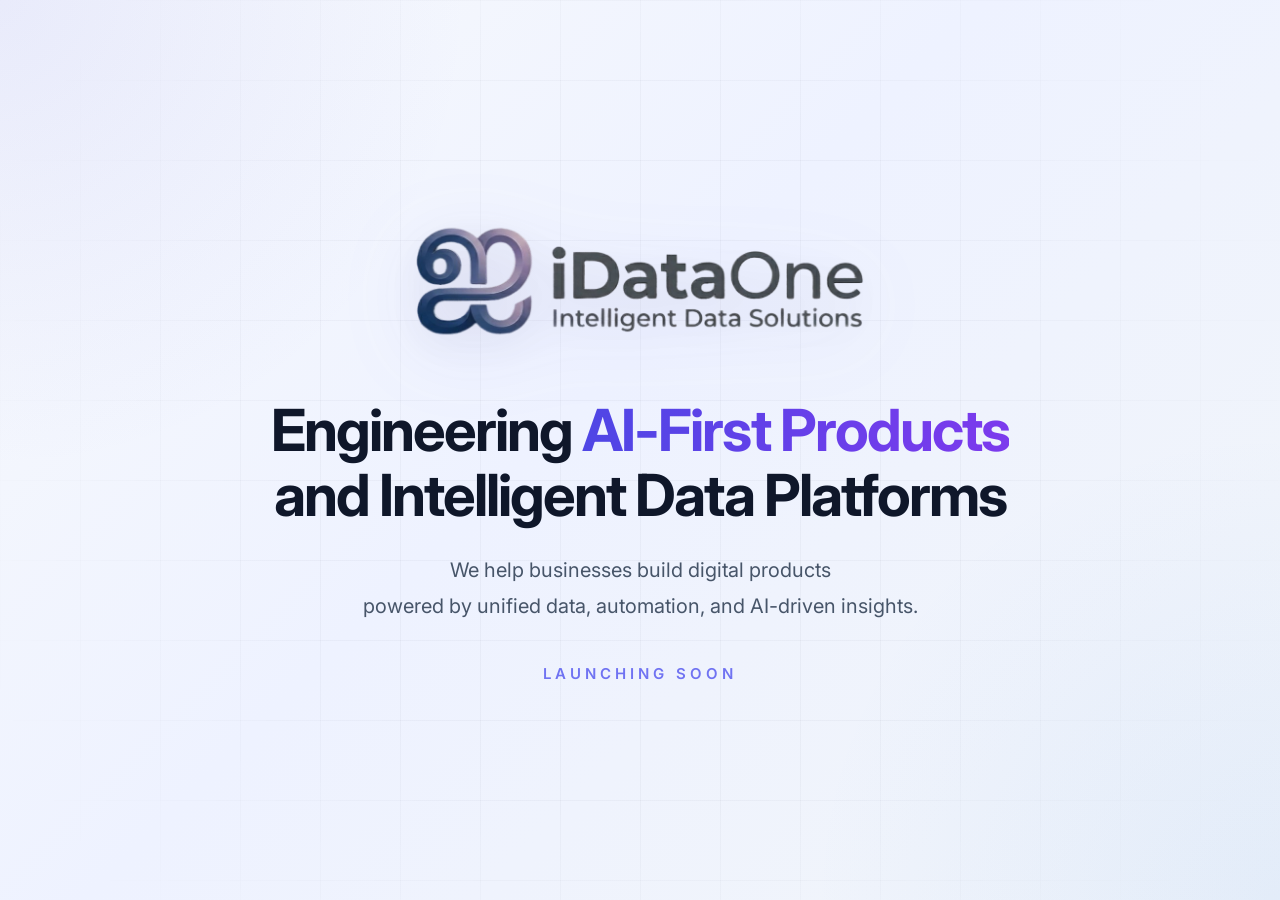
<file: index.html>
<!DOCTYPE html>
<html lang="en">
<head>
    <meta charset="UTF-8" />
    <meta name="viewport" content="width=device-width, initial-scale=1.0" />
<link rel="icon" type="image/png" href="favicon.png">
    <title>iDataOne</title>

    <link href="https://fonts.googleapis.com/css2?family=Inter:wght@300;400;500;600;700&display=swap" rel="stylesheet">
<link rel="icon" type="image/png" sizes="32x32" href="favicon-32x32.png">
<link rel="icon" type="image/png" sizes="16x16" href="favicon-16x16.png">
<link rel="apple-touch-icon" href="apple-touch-icon.png">
    <style>
        * {
            margin: 0;
            padding: 0;
            box-sizing: border-box;
        }

        body {
            font-family: 'Inter', sans-serif;
            min-height: 100vh;
            overflow: hidden;
            background:
                radial-gradient(circle at top left, rgba(99,102,241,0.10), transparent 30%),
                radial-gradient(circle at bottom right, rgba(59,130,246,0.08), transparent 30%),
                linear-gradient(135deg, #f8fafc 0%, #eef2ff 45%, #f1f5f9 100%);
            display: flex;
            align-items: center;
            justify-content: center;
            position: relative;
        }

        /* Subtle Grid */
        body::before {
            content: "";
            position: absolute;
            inset: 0;
            background-image:
                linear-gradient(rgba(15,23,42,0.03) 1px, transparent 1px),
                linear-gradient(90deg, rgba(15,23,42,0.03) 1px, transparent 1px);
            background-size: 80px 80px;
            mask-image: radial-gradient(circle at center, black 45%, transparent 90%);
            z-index: 0;
        }

        .container {
            position: relative;
            z-index: 2;
            text-align: center;
            max-width: 1200px;
            padding: 40px;
        }

        .logo {
            width: 450px;
    max-width: 90%;
            margin-bottom: 45px;
            animation: float 5s ease-in-out infinite;
            filter:
                drop-shadow(0px 15px 40px rgba(99,102,241,0.12))
                drop-shadow(0px 10px 20px rgba(0,0,0,0.06));
        }

        h1 {
            font-size: 58px;
            line-height: 1.12;
            letter-spacing: -2px;
            font-weight: 700;
            margin-bottom: 24px;
            color: #0f172a;
        }

        .highlight {
            background: linear-gradient(90deg, #4f46e5, #7c3aed);
            -webkit-background-clip: text;
            -webkit-text-fill-color: transparent;
        }

        p {
            max-width: 920px;
            margin: auto;
            font-size: 20px;
            line-height: 1.8;
            color: #475569;
            font-weight: 400;
        }
.launching {
    margin-top: 40px;
    font-size: 15px;
    font-weight: 600;
    letter-spacing: 4px;
    text-transform: uppercase;
    color: #6366f1;
    opacity: 0.9;
}
        @keyframes float {
            0% {
                transform: translateY(0px);
            }
            50% {
                transform: translateY(-8px);
            }
            100% {
                transform: translateY(0px);
            }
        }

        /* Mobile Responsive */
        @media (max-width: 768px) {

            body {
                padding: 20px;
            }

            .logo {
                width: 100%;
                margin-bottom: 30px;
            }

            h1 {
                font-size: 38px;
                line-height: 1.2;
            }

            p {
                font-size: 17px;
                line-height: 1.7;
            }
        }
    </style>
</head>

<body>

    <div class="container">

        <img 
            src="iDataOneLogoNoBG.png"
            alt="iDataOne Logo"
            class="logo"
        >

        <h1>
            Engineering <span class="highlight">AI-First Products</span><br>
            and Intelligent Data Platforms
        </h1>

      <p>
            We help businesses build digital products <br>powered by unified data, 
            automation, and AI-driven insights.
        </p>
<p> 
</p>
        <div class="launching">
    Launching Soon
</div>
    </div>

</body>
</html>
</file>
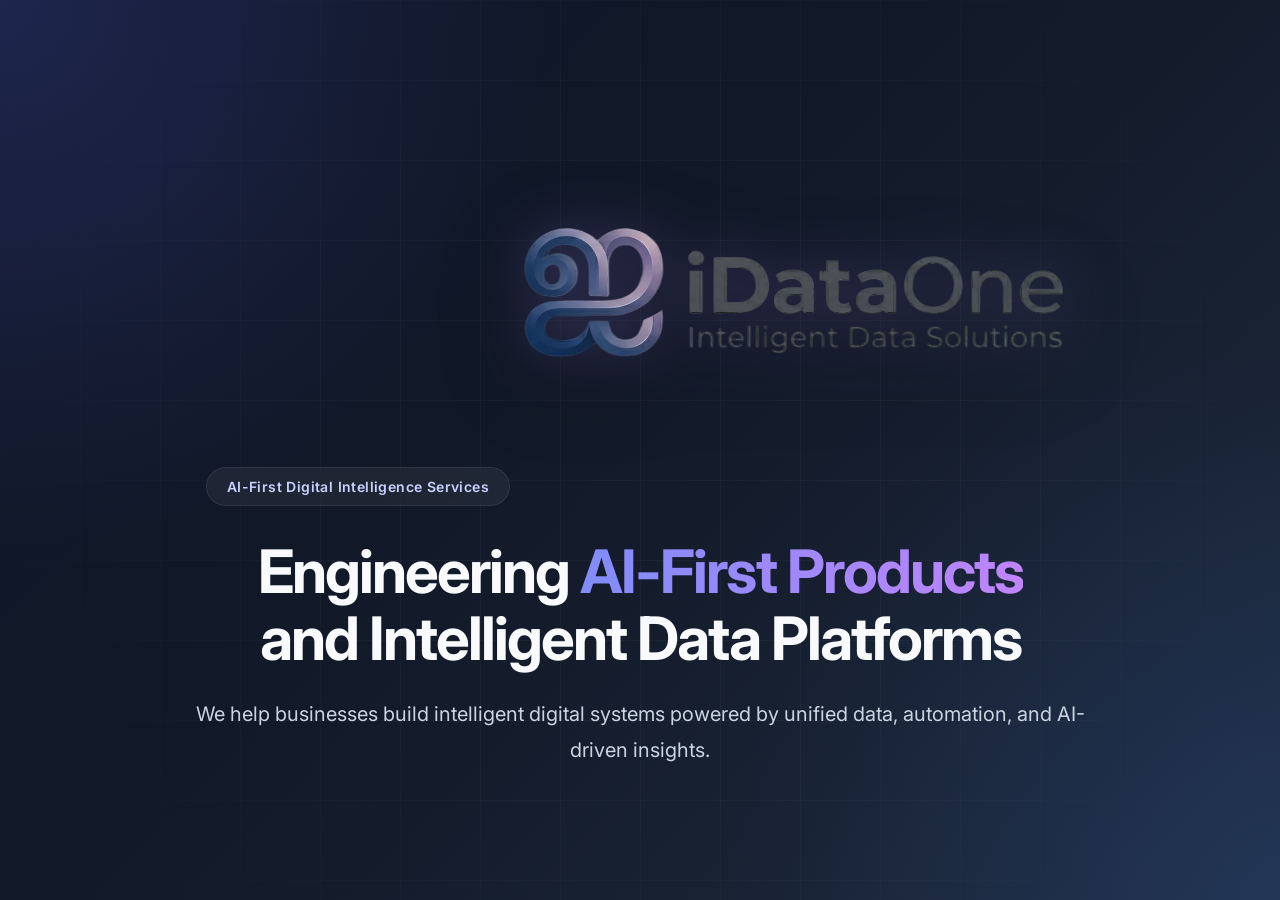
<file: preview.html>
<!DOCTYPE html>
<html lang="en">
<head>
    <meta charset="UTF-8" />
    <meta name="viewport" content="width=device-width, initial-scale=1.0" />
    <title>iDataOne</title>

    <link href="https://fonts.googleapis.com/css2?family=Inter:wght@300;400;500;600;700&display=swap" rel="stylesheet">

    <style>
        * {
            margin: 0;
            padding: 0;
            box-sizing: border-box;
        }

        body {
            font-family: 'Inter', sans-serif;
            height: 100vh;
            overflow: hidden;
            background:
                radial-gradient(circle at top left, rgba(99,102,241,0.18), transparent 35%),
                radial-gradient(circle at bottom right, rgba(59,130,246,0.15), transparent 35%),
                linear-gradient(135deg, #0f172a 0%, #111827 40%, #1e293b 100%);
            display: flex;
            align-items: center;
            justify-content: center;
            position: relative;
            color: white;
        }

        /* subtle grid */
        body::before {
            content: "";
            position: absolute;
            inset: 0;
            background-image:
                linear-gradient(rgba(255,255,255,0.03) 1px, transparent 1px),
                linear-gradient(90deg, rgba(255,255,255,0.03) 1px, transparent 1px);
            background-size: 80px 80px;
            mask-image: radial-gradient(circle at center, black 40%, transparent 90%);
            z-index: 0;
        }

        .container {
            position: relative;
            z-index: 2;
            text-align: center;
            max-width: 1100px;
            padding: 40px;
        }

        .badge {
            display: inline-block;
            padding: 10px 20px;
            border-radius: 999px;
            background: rgba(255,255,255,0.06);
            border: 1px solid rgba(255,255,255,0.08);
            backdrop-filter: blur(10px);
            color: #c7d2fe;
            font-size: 14px;
            font-weight: 600;
            letter-spacing: 0.4px;
            margin-bottom: 32px;
        }

        .logo {
            width: 560px;
            max-width: 92%;
            margin-bottom: 40px;
            animation: float 5s ease-in-out infinite;
            filter:
                drop-shadow(0px 0px 25px rgba(167,139,250,0.25))
                drop-shadow(0px 20px 40px rgba(0,0,0,0.35));
        }

        h1 {
            font-size: 60px;
            line-height: 1.12;
            letter-spacing: -2px;
            font-weight: 700;
            margin-bottom: 24px;
            color: #f8fafc;
        }

        .highlight {
            background: linear-gradient(90deg, #818cf8, #c084fc);
            -webkit-background-clip: text;
            -webkit-text-fill-color: transparent;
        }

        p {
            max-width: 900px;
            margin: auto;
            font-size: 20px;
            line-height: 1.8;
            color: #cbd5e1;
            font-weight: 400;
        }

        @keyframes float {
            0% {
                transform: translateY(0px);
            }
            50% {
                transform: translateY(-10px);
            }
            100% {
                transform: translateY(0px);
            }
        }

        /* Responsive */
        @media (max-width: 768px) {

            body {
                padding: 20px;
            }

            .logo {
                width: 340px;
            }

            h1 {
                font-size: 40px;
                line-height: 1.2;
            }

            p {
                font-size: 17px;
                line-height: 1.7;
            }

            .badge {
                font-size: 13px;
                padding: 9px 16px;
            }
        }
    </style>
</head>

<body>

    <div class="container">

        <div class="badge">
            AI-First Digital Intelligence Services
        </div>

        <img 
            src="erasebg-transformed (1).png"
            alt="iDataOne Logo"
            class="logo"
        >

        <h1>
            Engineering <span class="highlight">AI-First Products</span><br>
            and Intelligent Data Platforms
        </h1>

        <p>
            We help businesses build intelligent digital systems powered by unified data, 
            automation, and AI-driven insights.
        </p>

    </div>

</body>
</html>
</file>
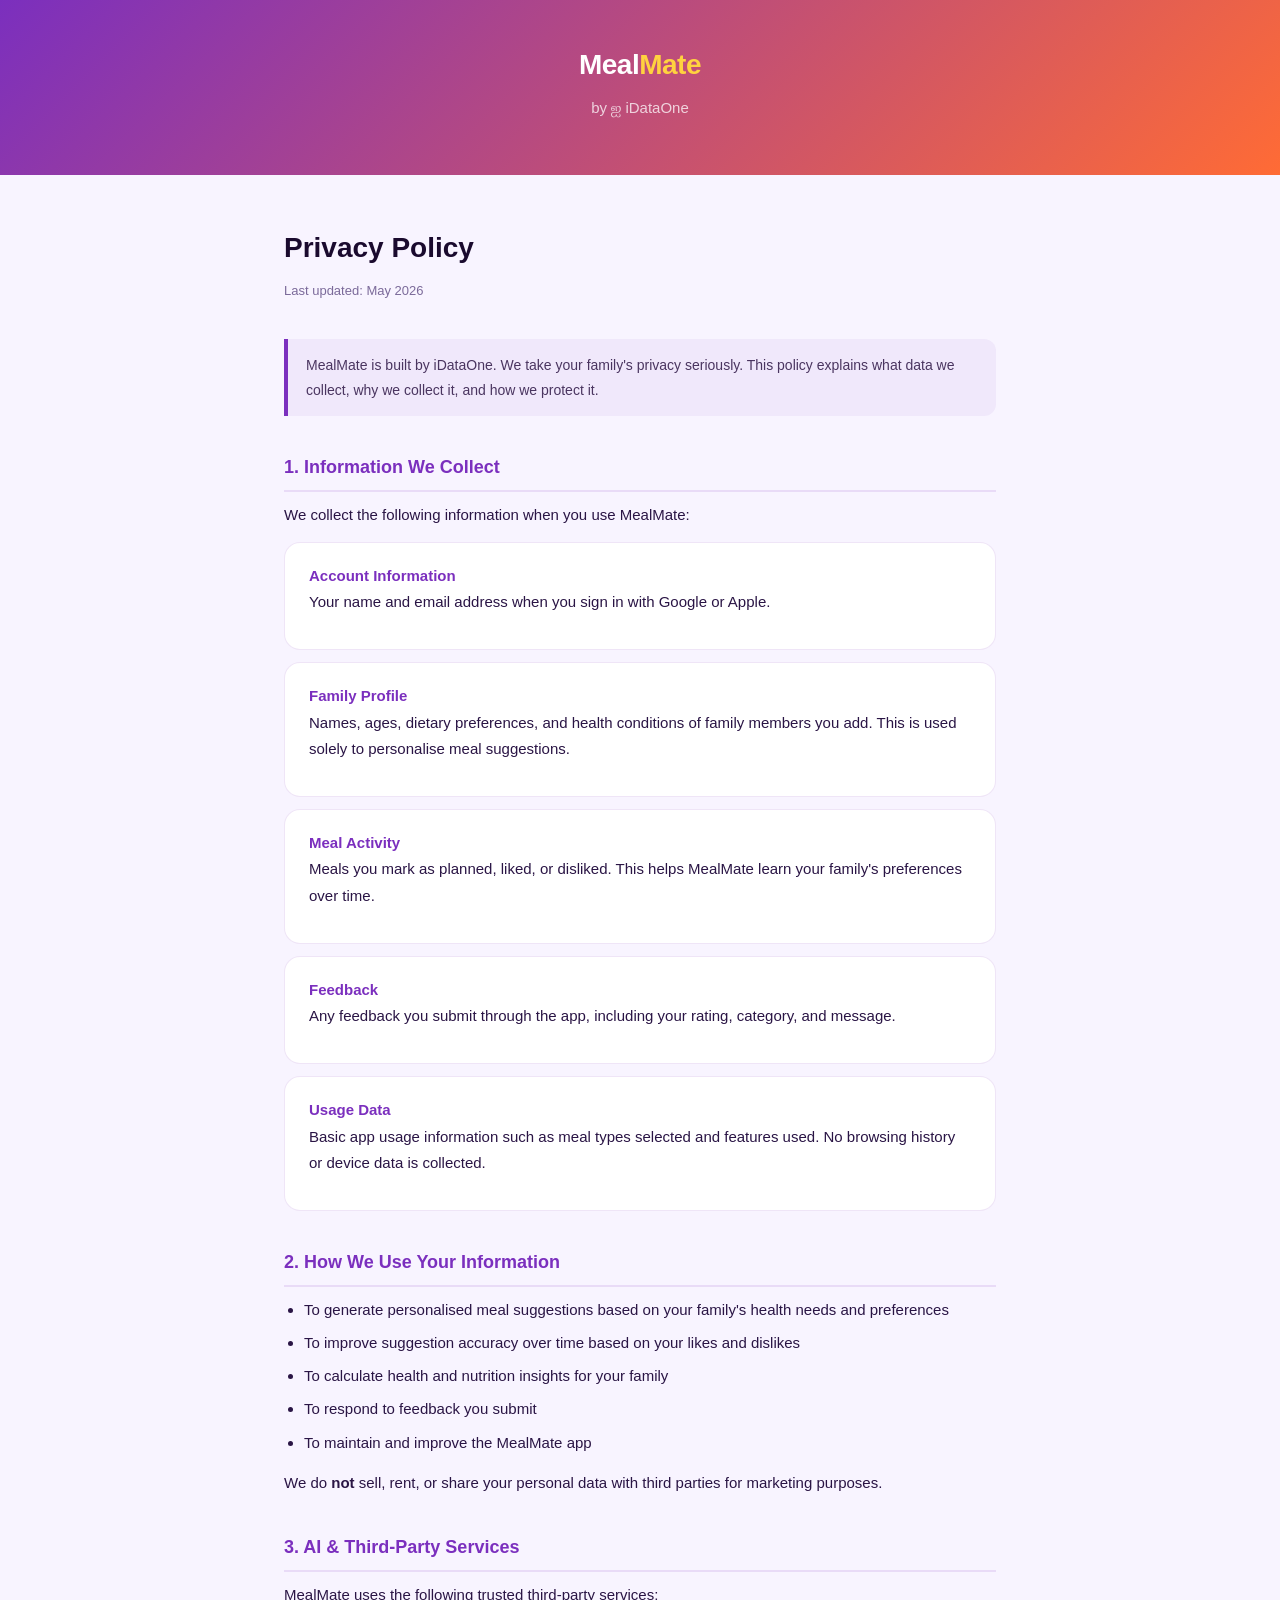
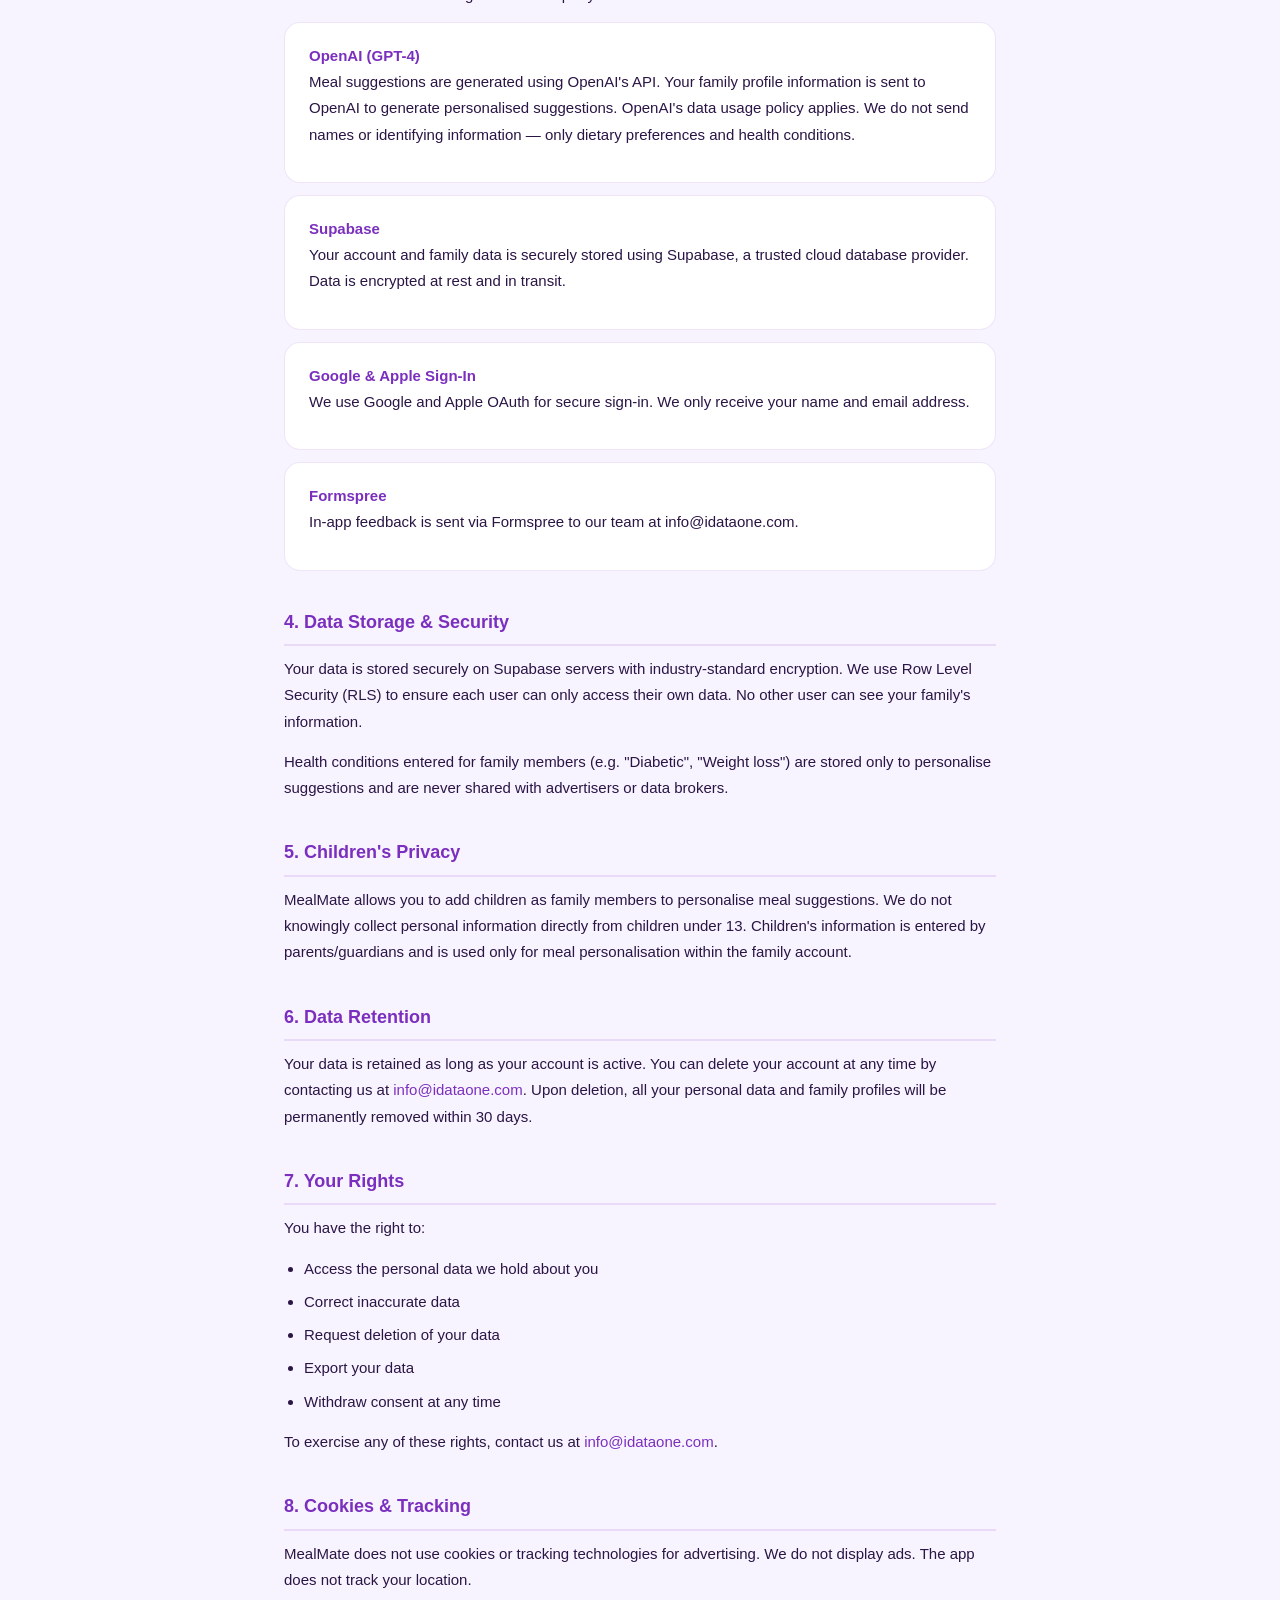
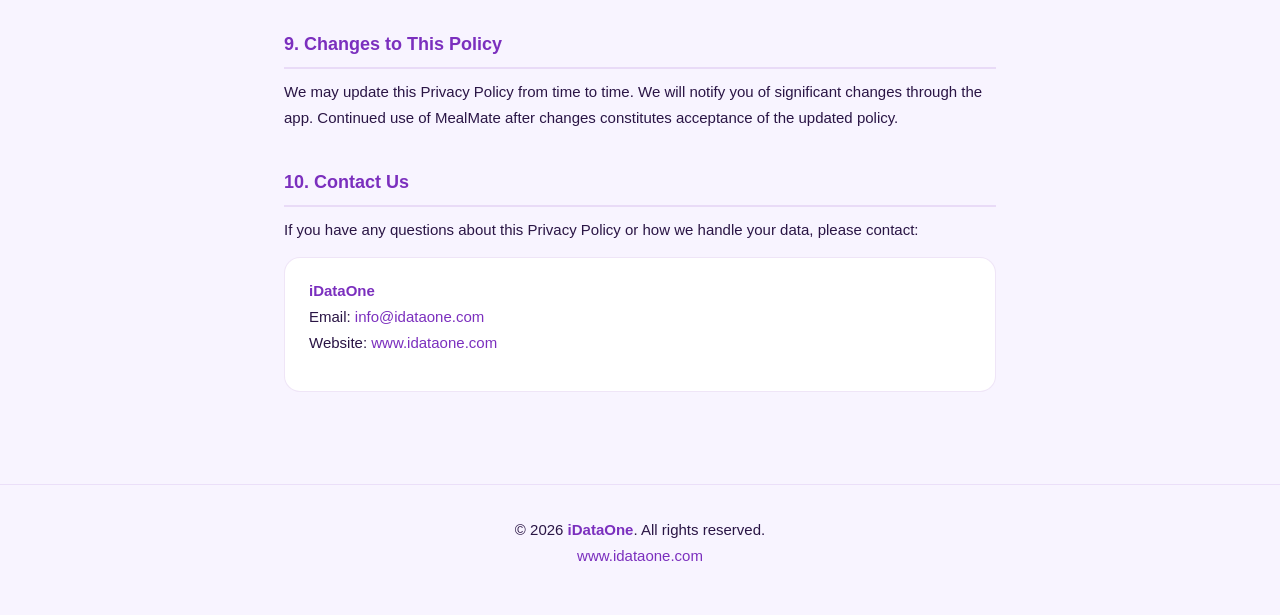
<file: privacy.html>
<!DOCTYPE html>
<html lang="en">
<head>
  <meta charset="UTF-8" />
  <meta name="viewport" content="width=device-width, initial-scale=1.0"/>
  <title>MealMate Privacy Policy – iDataOne</title>
  <style>
    * { margin: 0; padding: 0; box-sizing: border-box; }
    body {
      font-family: -apple-system, BlinkMacSystemFont, 'Segoe UI', Roboto, sans-serif;
      background: #F8F4FF;
      color: #1A0A2E;
      line-height: 1.75;
    }
    header {
      background: linear-gradient(135deg, #7B2FBE, #FF6B35);
      padding: 40px 24px;
      text-align: center;
    }
    header .logo { font-size: 28px; font-weight: 800; color: #fff; letter-spacing: -0.5px; }
    header .logo span { color: #FFD23F; }
    header p { color: rgba(255,255,255,0.75); margin-top: 6px; font-size: 15px; }
    main { max-width: 760px; margin: 0 auto; padding: 48px 24px 80px; }
    h1 { font-size: 28px; font-weight: 800; margin-bottom: 8px; color: #1A0A2E; }
    .updated { font-size: 13px; color: #7B6A9A; margin-bottom: 36px; }
    h2 {
      font-size: 18px; font-weight: 700; color: #7B2FBE;
      margin-top: 36px; margin-bottom: 10px;
      padding-bottom: 6px;
      border-bottom: 2px solid rgba(123,47,190,0.12);
    }
    p { margin-bottom: 14px; font-size: 15px; color: #2A1545; }
    ul { margin: 0 0 14px 20px; }
    ul li { margin-bottom: 7px; font-size: 15px; color: #2A1545; }
    .card {
      background: #fff;
      border-radius: 16px;
      padding: 20px 24px;
      margin-bottom: 12px;
      border: 1px solid rgba(123,47,190,0.12);
    }
    .card strong { color: #7B2FBE; }
    .highlight {
      background: rgba(123,47,190,0.06);
      border-left: 4px solid #7B2FBE;
      border-radius: 0 12px 12px 0;
      padding: 14px 18px;
      margin: 20px 0;
      font-size: 14px;
      color: #4A3560;
    }
    a { color: #7B2FBE; text-decoration: none; }
    a:hover { text-decoration: underline; }
    footer {
      text-align: center;
      padding: 32px 24px;
      font-size: 13px;
      color: #7B6A9A;
      border-top: 1px solid rgba(123,47,190,0.1);
    }
    footer strong { color: #7B2FBE; }
  </style>
</head>
<body>

<header>
  <div class="logo">Meal<span>Mate</span></div>
  <p>by ஐ iDataOne</p>
</header>

<main>
  <h1>Privacy Policy</h1>
  <p class="updated">Last updated: May 2026</p>

  <div class="highlight">
    MealMate is built by iDataOne. We take your family's privacy seriously. This policy explains what data we collect, why we collect it, and how we protect it.
  </div>

  <h2>1. Information We Collect</h2>
  <p>We collect the following information when you use MealMate:</p>
  <div class="card">
    <p><strong>Account Information</strong><br/>
    Your name and email address when you sign in with Google or Apple.</p>
  </div>
  <div class="card">
    <p><strong>Family Profile</strong><br/>
    Names, ages, dietary preferences, and health conditions of family members you add. This is used solely to personalise meal suggestions.</p>
  </div>
  <div class="card">
    <p><strong>Meal Activity</strong><br/>
    Meals you mark as planned, liked, or disliked. This helps MealMate learn your family's preferences over time.</p>
  </div>
  <div class="card">
    <p><strong>Feedback</strong><br/>
    Any feedback you submit through the app, including your rating, category, and message.</p>
  </div>
  <div class="card">
    <p><strong>Usage Data</strong><br/>
    Basic app usage information such as meal types selected and features used. No browsing history or device data is collected.</p>
  </div>

  <h2>2. How We Use Your Information</h2>
  <ul>
    <li>To generate personalised meal suggestions based on your family's health needs and preferences</li>
    <li>To improve suggestion accuracy over time based on your likes and dislikes</li>
    <li>To calculate health and nutrition insights for your family</li>
    <li>To respond to feedback you submit</li>
    <li>To maintain and improve the MealMate app</li>
  </ul>
  <p>We do <strong>not</strong> sell, rent, or share your personal data with third parties for marketing purposes.</p>

  <h2>3. AI & Third-Party Services</h2>
  <p>MealMate uses the following trusted third-party services:</p>
  <div class="card">
    <p><strong>OpenAI (GPT-4)</strong><br/>
    Meal suggestions are generated using OpenAI's API. Your family profile information is sent to OpenAI to generate personalised suggestions. OpenAI's data usage policy applies. We do not send names or identifying information — only dietary preferences and health conditions.</p>
  </div>
  <div class="card">
    <p><strong>Supabase</strong><br/>
    Your account and family data is securely stored using Supabase, a trusted cloud database provider. Data is encrypted at rest and in transit.</p>
  </div>
  <div class="card">
    <p><strong>Google & Apple Sign-In</strong><br/>
    We use Google and Apple OAuth for secure sign-in. We only receive your name and email address.</p>
  </div>
  <div class="card">
    <p><strong>Formspree</strong><br/>
    In-app feedback is sent via Formspree to our team at info@idataone.com.</p>
  </div>

  <h2>4. Data Storage & Security</h2>
  <p>Your data is stored securely on Supabase servers with industry-standard encryption. We use Row Level Security (RLS) to ensure each user can only access their own data. No other user can see your family's information.</p>
  <p>Health conditions entered for family members (e.g. "Diabetic", "Weight loss") are stored only to personalise suggestions and are never shared with advertisers or data brokers.</p>

  <h2>5. Children's Privacy</h2>
  <p>MealMate allows you to add children as family members to personalise meal suggestions. We do not knowingly collect personal information directly from children under 13. Children's information is entered by parents/guardians and is used only for meal personalisation within the family account.</p>

  <h2>6. Data Retention</h2>
  <p>Your data is retained as long as your account is active. You can delete your account at any time by contacting us at <a href="mailto:info@idataone.com">info@idataone.com</a>. Upon deletion, all your personal data and family profiles will be permanently removed within 30 days.</p>

  <h2>7. Your Rights</h2>
  <p>You have the right to:</p>
  <ul>
    <li>Access the personal data we hold about you</li>
    <li>Correct inaccurate data</li>
    <li>Request deletion of your data</li>
    <li>Export your data</li>
    <li>Withdraw consent at any time</li>
  </ul>
  <p>To exercise any of these rights, contact us at <a href="mailto:info@idataone.com">info@idataone.com</a>.</p>

  <h2>8. Cookies & Tracking</h2>
  <p>MealMate does not use cookies or tracking technologies for advertising. We do not display ads. The app does not track your location.</p>

  <h2>9. Changes to This Policy</h2>
  <p>We may update this Privacy Policy from time to time. We will notify you of significant changes through the app. Continued use of MealMate after changes constitutes acceptance of the updated policy.</p>

  <h2>10. Contact Us</h2>
  <p>If you have any questions about this Privacy Policy or how we handle your data, please contact:</p>
  <div class="card">
    <p>
      <strong>iDataOne</strong><br/>
      Email: <a href="mailto:info@idataone.com">info@idataone.com</a><br/>
      Website: <a href="https://www.idataone.com" target="_blank">www.idataone.com</a>
    </p>
  </div>
</main>

<footer>
  <p>© 2026 <strong>iDataOne</strong>. All rights reserved.<br/>
  <a href="https://www.idataone.com">www.idataone.com</a></p>
</footer>

</body>
</html>
</file>
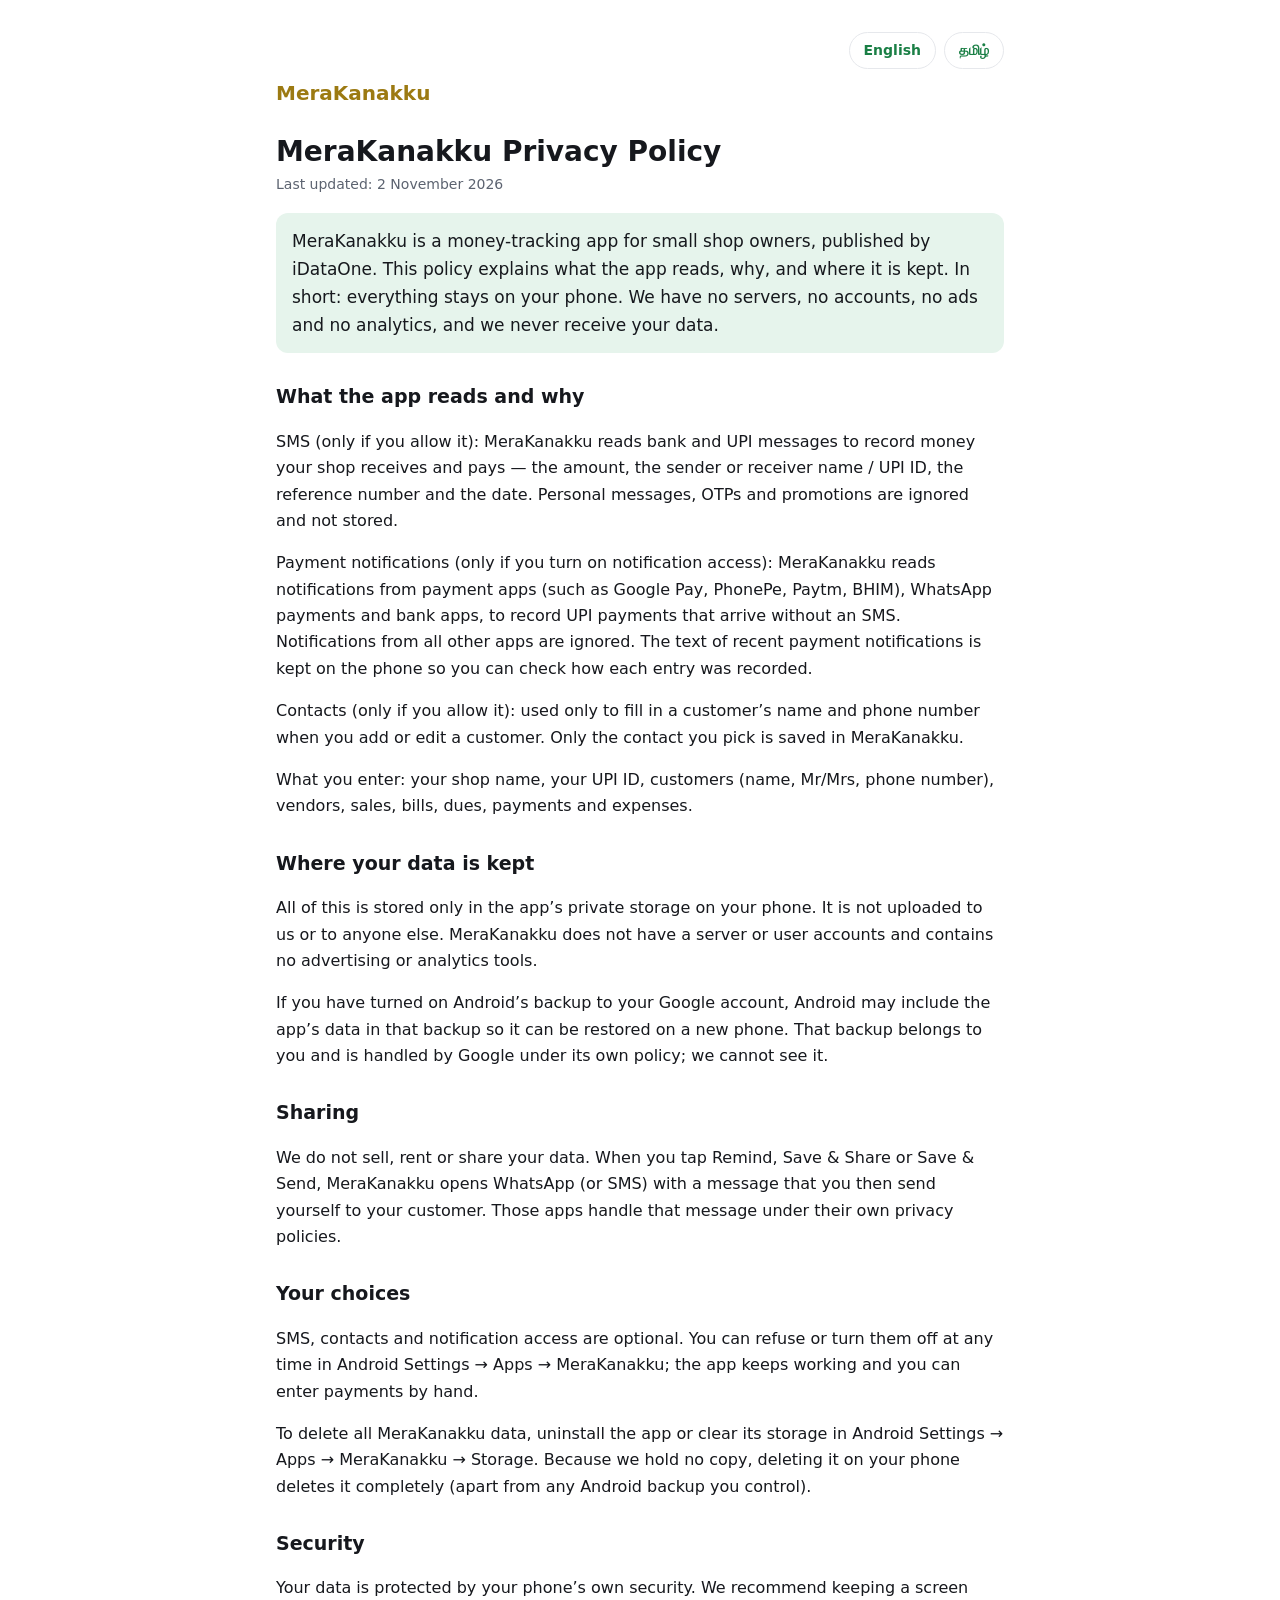
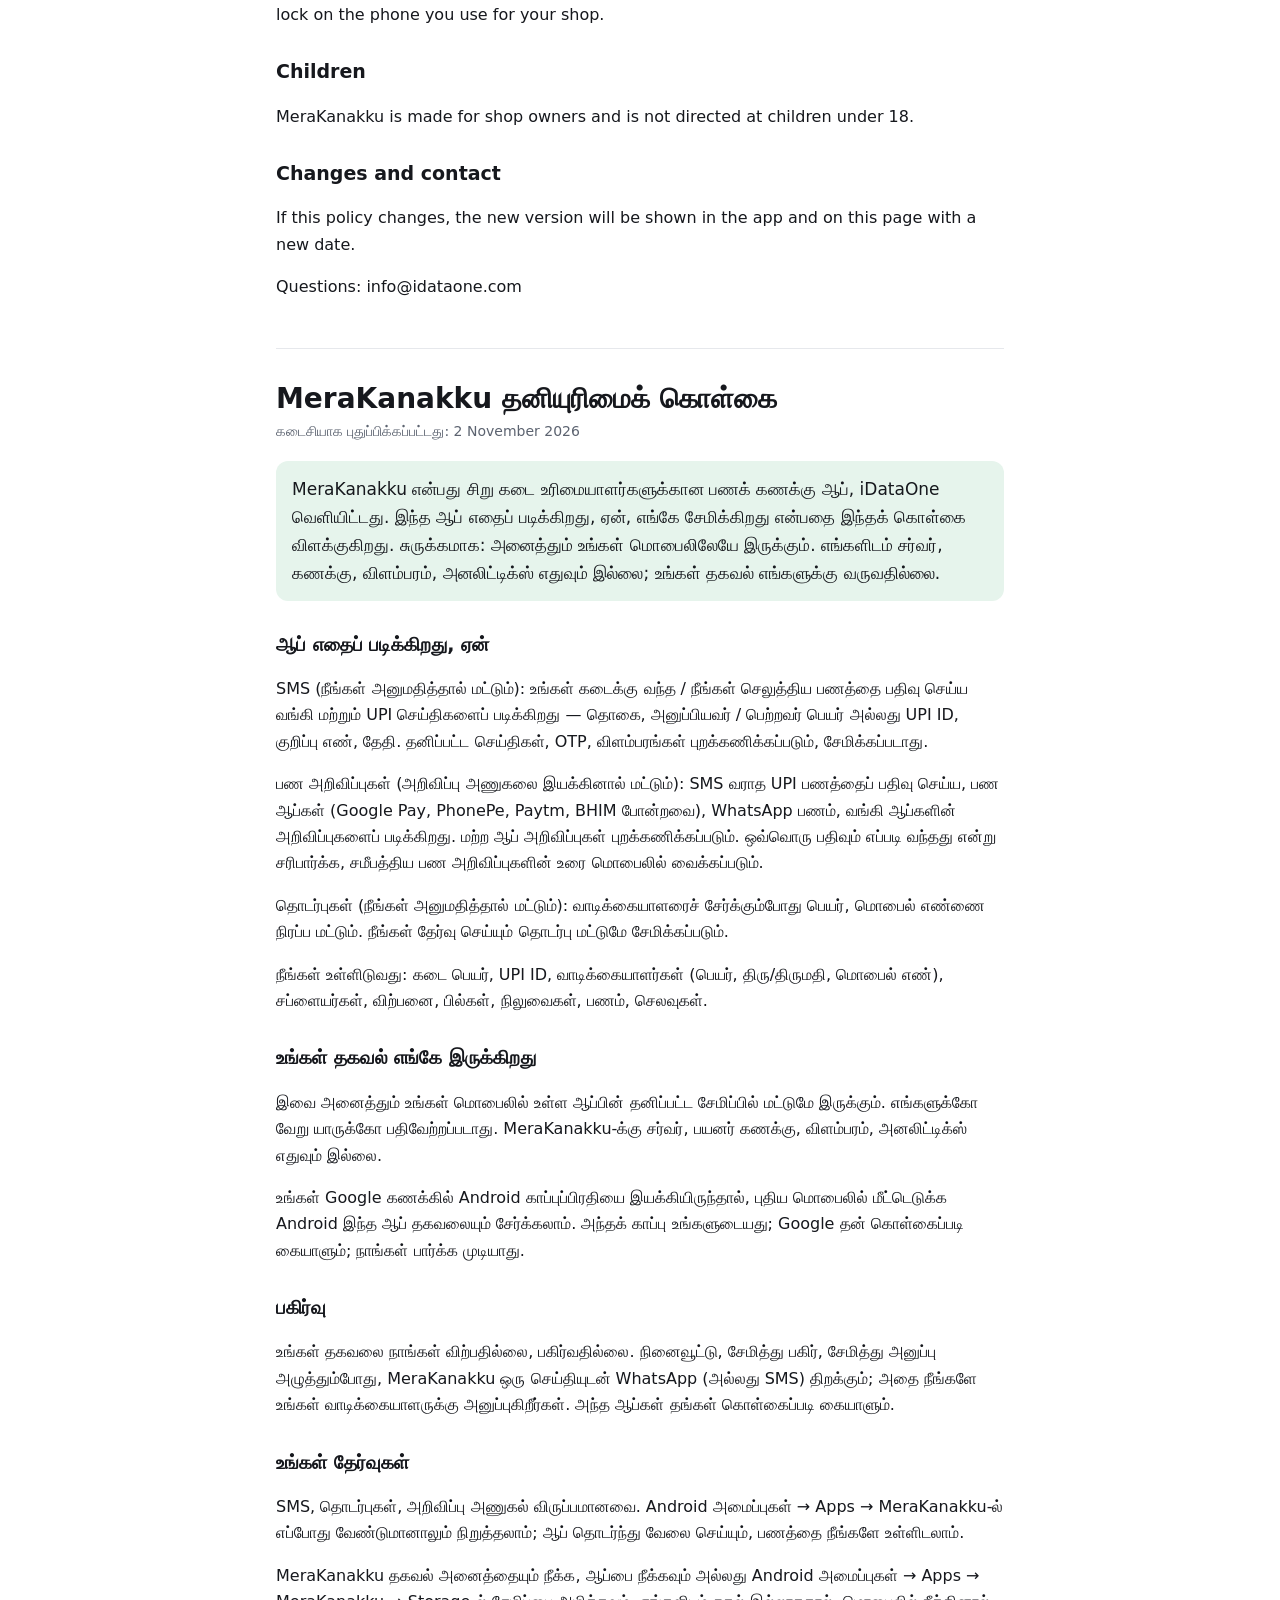
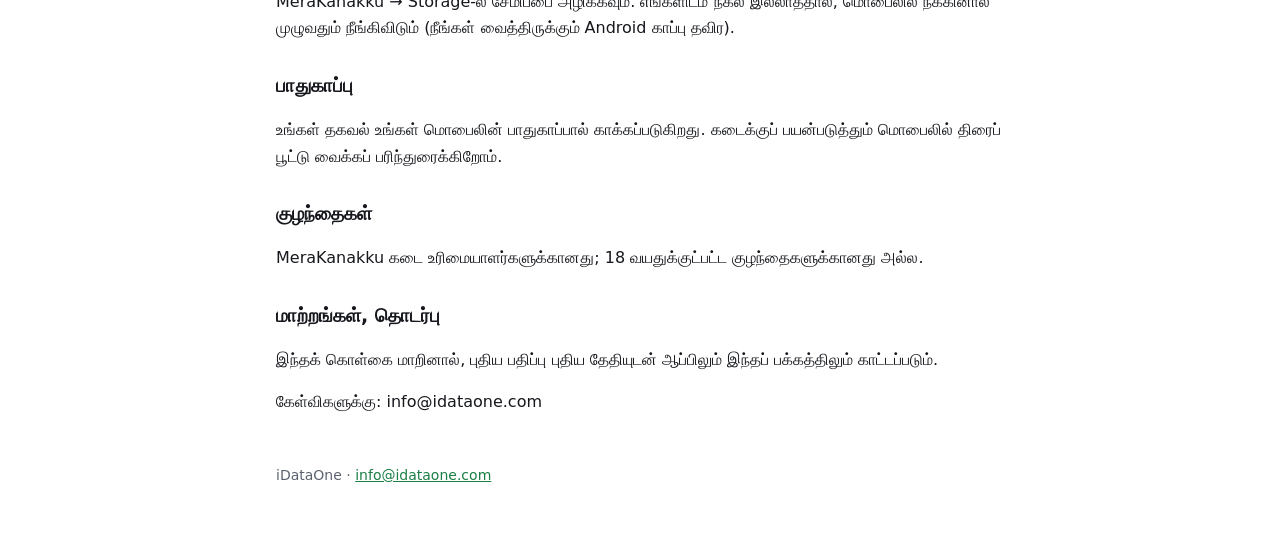
<file: merashop/privacy.html>
<!doctype html>
<html lang="en">
<head>
<meta charset="utf-8">
<meta name="viewport" content="width=device-width, initial-scale=1">
<title>MeraKanakku Privacy Policy</title>
<meta name="description" content="MeraKanakku privacy policy — all your shop data stays on your phone.">
<style>
  :root { --green: #1A7F45; --gold: #9C7A12; --text: #16181D; --muted: #5C6370; --line: #E6E8EC; --bg: #FFFFFF; }
  * { box-sizing: border-box; }
  body { margin: 0; background: var(--bg); color: var(--text); font: 16px/1.65 system-ui, -apple-system, "Noto Sans Tamil", "Noto Sans", sans-serif; }
  main { max-width: 760px; margin: 0 auto; padding: 32px 16px 64px; }
  nav { display: flex; gap: 8px; justify-content: flex-end; margin-bottom: 8px; }
  nav a { color: var(--green); font-weight: 700; text-decoration: none; border: 1px solid var(--line); border-radius: 999px; padding: 6px 14px; font-size: 14px; }
  .brand { font-weight: 800; font-size: 20px; color: var(--gold); }
  h1 { font-size: 28px; line-height: 1.25; margin: 24px 0 4px; }
  h2 { font-size: 19px; margin: 28px 0 6px; }
  .date { color: var(--muted); font-size: 14px; margin: 0 0 16px; }
  .intro { font-size: 17px; background: #E6F4EC; border-radius: 12px; padding: 14px 16px; }
  section + section { border-top: 1px solid var(--line); margin-top: 48px; padding-top: 8px; }
  a { color: var(--green); }
  footer { margin-top: 48px; color: var(--muted); font-size: 14px; }
</style>
</head>
<body>
<main>
  <nav><a href="#en">English</a><a href="#ta">தமிழ்</a></nav>
  <div class="brand">MeraKanakku</div>
  <section id="en" lang="en">
  <h1>MeraKanakku Privacy Policy</h1>
  <p class="date">Last updated: 2 November 2026</p>
  <p class="intro">MeraKanakku is a money-tracking app for small shop owners, published by iDataOne. This policy explains what the app reads, why, and where it is kept. In short: everything stays on your phone. We have no servers, no accounts, no ads and no analytics, and we never receive your data.</p>
  <h2>What the app reads and why</h2>
  <p>SMS (only if you allow it): MeraKanakku reads bank and UPI messages to record money your shop receives and pays — the amount, the sender or receiver name / UPI ID, the reference number and the date. Personal messages, OTPs and promotions are ignored and not stored.</p>
  <p>Payment notifications (only if you turn on notification access): MeraKanakku reads notifications from payment apps (such as Google Pay, PhonePe, Paytm, BHIM), WhatsApp payments and bank apps, to record UPI payments that arrive without an SMS. Notifications from all other apps are ignored. The text of recent payment notifications is kept on the phone so you can check how each entry was recorded.</p>
  <p>Contacts (only if you allow it): used only to fill in a customer’s name and phone number when you add or edit a customer. Only the contact you pick is saved in MeraKanakku.</p>
  <p>What you enter: your shop name, your UPI ID, customers (name, Mr/Mrs, phone number), vendors, sales, bills, dues, payments and expenses.</p>
  <h2>Where your data is kept</h2>
  <p>All of this is stored only in the app’s private storage on your phone. It is not uploaded to us or to anyone else. MeraKanakku does not have a server or user accounts and contains no advertising or analytics tools.</p>
  <p>If you have turned on Android’s backup to your Google account, Android may include the app’s data in that backup so it can be restored on a new phone. That backup belongs to you and is handled by Google under its own policy; we cannot see it.</p>
  <h2>Sharing</h2>
  <p>We do not sell, rent or share your data. When you tap Remind, Save &amp; Share or Save &amp; Send, MeraKanakku opens WhatsApp (or SMS) with a message that you then send yourself to your customer. Those apps handle that message under their own privacy policies.</p>
  <h2>Your choices</h2>
  <p>SMS, contacts and notification access are optional. You can refuse or turn them off at any time in Android Settings → Apps → MeraKanakku; the app keeps working and you can enter payments by hand.</p>
  <p>To delete all MeraKanakku data, uninstall the app or clear its storage in Android Settings → Apps → MeraKanakku → Storage. Because we hold no copy, deleting it on your phone deletes it completely (apart from any Android backup you control).</p>
  <h2>Security</h2>
  <p>Your data is protected by your phone’s own security. We recommend keeping a screen lock on the phone you use for your shop.</p>
  <h2>Children</h2>
  <p>MeraKanakku is made for shop owners and is not directed at children under 18.</p>
  <h2>Changes and contact</h2>
  <p>If this policy changes, the new version will be shown in the app and on this page with a new date.</p>
  <p>Questions: info@idataone.com</p>
</section>
  <section id="ta" lang="ta">
  <h1>MeraKanakku தனியுரிமைக் கொள்கை</h1>
  <p class="date">கடைசியாக புதுப்பிக்கப்பட்டது: 2 November 2026</p>
  <p class="intro">MeraKanakku என்பது சிறு கடை உரிமையாளர்களுக்கான பணக் கணக்கு ஆப், iDataOne வெளியிட்டது. இந்த ஆப் எதைப் படிக்கிறது, ஏன், எங்கே சேமிக்கிறது என்பதை இந்தக் கொள்கை விளக்குகிறது. சுருக்கமாக: அனைத்தும் உங்கள் மொபைலிலேயே இருக்கும். எங்களிடம் சர்வர், கணக்கு, விளம்பரம், அனலிட்டிக்ஸ் எதுவும் இல்லை; உங்கள் தகவல் எங்களுக்கு வருவதில்லை.</p>
  <h2>ஆப் எதைப் படிக்கிறது, ஏன்</h2>
  <p>SMS (நீங்கள் அனுமதித்தால் மட்டும்): உங்கள் கடைக்கு வந்த / நீங்கள் செலுத்திய பணத்தை பதிவு செய்ய வங்கி மற்றும் UPI செய்திகளைப் படிக்கிறது — தொகை, அனுப்பியவர் / பெற்றவர் பெயர் அல்லது UPI ID, குறிப்பு எண், தேதி. தனிப்பட்ட செய்திகள், OTP, விளம்பரங்கள் புறக்கணிக்கப்படும், சேமிக்கப்படாது.</p>
  <p>பண அறிவிப்புகள் (அறிவிப்பு அணுகலை இயக்கினால் மட்டும்): SMS வராத UPI பணத்தைப் பதிவு செய்ய, பண ஆப்கள் (Google Pay, PhonePe, Paytm, BHIM போன்றவை), WhatsApp பணம், வங்கி ஆப்களின் அறிவிப்புகளைப் படிக்கிறது. மற்ற ஆப் அறிவிப்புகள் புறக்கணிக்கப்படும். ஒவ்வொரு பதிவும் எப்படி வந்தது என்று சரிபார்க்க, சமீபத்திய பண அறிவிப்புகளின் உரை மொபைலில் வைக்கப்படும்.</p>
  <p>தொடர்புகள் (நீங்கள் அனுமதித்தால் மட்டும்): வாடிக்கையாளரைச் சேர்க்கும்போது பெயர், மொபைல் எண்ணை நிரப்ப மட்டும். நீங்கள் தேர்வு செய்யும் தொடர்பு மட்டுமே சேமிக்கப்படும்.</p>
  <p>நீங்கள் உள்ளிடுவது: கடை பெயர், UPI ID, வாடிக்கையாளர்கள் (பெயர், திரு/திருமதி, மொபைல் எண்), சப்ளையர்கள், விற்பனை, பில்கள், நிலுவைகள், பணம், செலவுகள்.</p>
  <h2>உங்கள் தகவல் எங்கே இருக்கிறது</h2>
  <p>இவை அனைத்தும் உங்கள் மொபைலில் உள்ள ஆப்பின் தனிப்பட்ட சேமிப்பில் மட்டுமே இருக்கும். எங்களுக்கோ வேறு யாருக்கோ பதிவேற்றப்படாது. MeraKanakku-க்கு சர்வர், பயனர் கணக்கு, விளம்பரம், அனலிட்டிக்ஸ் எதுவும் இல்லை.</p>
  <p>உங்கள் Google கணக்கில் Android காப்புப்பிரதியை இயக்கியிருந்தால், புதிய மொபைலில் மீட்டெடுக்க Android இந்த ஆப் தகவலையும் சேர்க்கலாம். அந்தக் காப்பு உங்களுடையது; Google தன் கொள்கைப்படி கையாளும்; நாங்கள் பார்க்க முடியாது.</p>
  <h2>பகிர்வு</h2>
  <p>உங்கள் தகவலை நாங்கள் விற்பதில்லை, பகிர்வதில்லை. நினைவூட்டு, சேமித்து பகிர், சேமித்து அனுப்பு அழுத்தும்போது, MeraKanakku ஒரு செய்தியுடன் WhatsApp (அல்லது SMS) திறக்கும்; அதை நீங்களே உங்கள் வாடிக்கையாளருக்கு அனுப்புகிறீர்கள். அந்த ஆப்கள் தங்கள் கொள்கைப்படி கையாளும்.</p>
  <h2>உங்கள் தேர்வுகள்</h2>
  <p>SMS, தொடர்புகள், அறிவிப்பு அணுகல் விருப்பமானவை. Android அமைப்புகள் → Apps → MeraKanakku-ல் எப்போது வேண்டுமானாலும் நிறுத்தலாம்; ஆப் தொடர்ந்து வேலை செய்யும், பணத்தை நீங்களே உள்ளிடலாம்.</p>
  <p>MeraKanakku தகவல் அனைத்தையும் நீக்க, ஆப்பை நீக்கவும் அல்லது Android அமைப்புகள் → Apps → MeraKanakku → Storage-ல் சேமிப்பை அழிக்கவும். எங்களிடம் நகல் இல்லாததால், மொபைலில் நீக்கினால் முழுவதும் நீங்கிவிடும் (நீங்கள் வைத்திருக்கும் Android காப்பு தவிர).</p>
  <h2>பாதுகாப்பு</h2>
  <p>உங்கள் தகவல் உங்கள் மொபைலின் பாதுகாப்பால் காக்கப்படுகிறது. கடைக்குப் பயன்படுத்தும் மொபைலில் திரைப் பூட்டு வைக்கப் பரிந்துரைக்கிறோம்.</p>
  <h2>குழந்தைகள்</h2>
  <p>MeraKanakku கடை உரிமையாளர்களுக்கானது; 18 வயதுக்குட்பட்ட குழந்தைகளுக்கானது அல்ல.</p>
  <h2>மாற்றங்கள், தொடர்பு</h2>
  <p>இந்தக் கொள்கை மாறினால், புதிய பதிப்பு புதிய தேதியுடன் ஆப்பிலும் இந்தப் பக்கத்திலும் காட்டப்படும்.</p>
  <p>கேள்விகளுக்கு: info@idataone.com</p>
</section>
  <footer>iDataOne · <a href="mailto:info@idataone.com">info@idataone.com</a></footer>
</main>
</body>
</html>
</file>
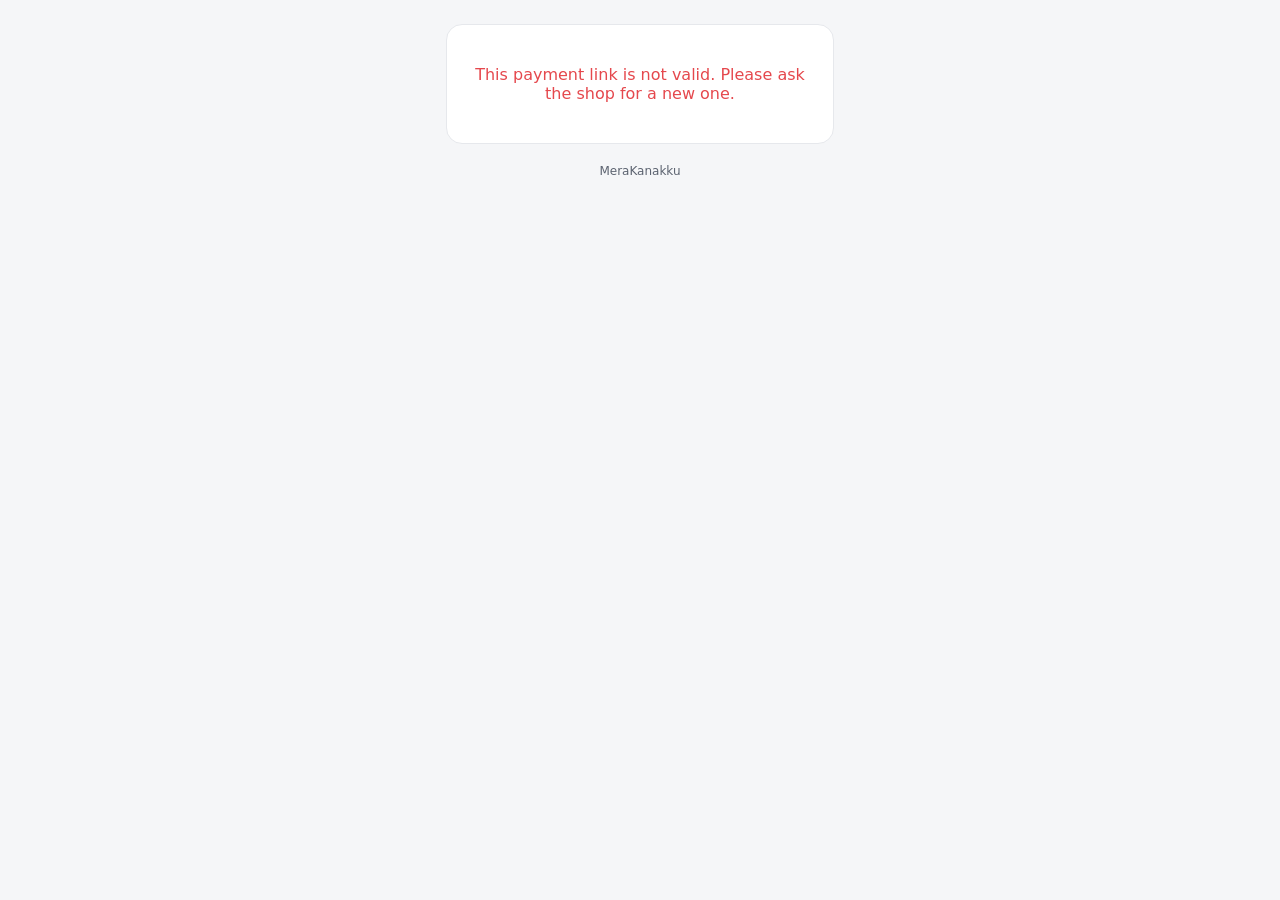
<file: merashop/web/pay.html>
<!doctype html>
<html lang="en">
<head>
<meta charset="utf-8" />
<meta name="viewport" content="width=device-width, initial-scale=1" />
<meta name="robots" content="noindex" />
<title>Pay · MeraKanakku</title>
<style>
  :root { --green: #1A7F45; --green-dark: #13603A; --text: #16181D; --muted: #5C6370; --border: #E6E8EC; --bg: #F5F6F8; }
  * { box-sizing: border-box; }
  body { margin: 0; font-family: system-ui, -apple-system, "Noto Sans Tamil", "Noto Sans", sans-serif; background: var(--bg); color: var(--text); }
  main { max-width: 420px; margin: 0 auto; padding: 24px 16px 40px; }
  .card { background: #fff; border: 1px solid var(--border); border-radius: 16px; padding: 24px 20px; text-align: center; }
  .shop { font-size: 18px; font-weight: 700; }
  .amount { font-size: 44px; font-weight: 800; margin: 10px 0 4px; letter-spacing: -1px; }
  .note { color: var(--muted); font-size: 14px; min-height: 18px; }
  a.btn, button.btn { display: block; width: 100%; padding: 16px; border-radius: 12px; font-size: 18px; font-weight: 800; text-decoration: none; border: 0; cursor: pointer; margin-top: 12px; }
  .primary { background: var(--green); color: #fff; }
  .primary:active { background: var(--green-dark); }
  .apps { display: grid; grid-template-columns: repeat(3, 1fr); gap: 8px; margin-top: 12px; }
  .apps a { display: block; padding: 12px 4px; border: 1px solid var(--border); border-radius: 10px; color: var(--text); text-decoration: none; font-size: 14px; font-weight: 600; background: #fff; }
  .upi { margin-top: 18px; font-size: 14px; color: var(--muted); }
  .upi b { color: var(--text); user-select: all; }
  .secondary { background: #fff; color: var(--text); border: 1px solid var(--border) !important; font-size: 15px; padding: 12px; }
  .ta { display: block; font-size: 13px; font-weight: 500; opacity: .9; margin-top: 2px; }
  .err { color: #E5484D; }
  footer { text-align: center; color: var(--muted); font-size: 12px; margin-top: 20px; }
</style>
</head>
<body>
<main>
  <div class="card" id="card">
    <div class="shop" id="shop"></div>
    <div class="amount" id="amount"></div>
    <div class="note" id="note"></div>

    <a class="btn primary" id="pay">Pay now<span class="ta">இப்போது செலுத்தவும்</span></a>
    <div class="apps">
      <a id="gpay">Google Pay</a>
      <a id="phonepe">PhonePe</a>
      <a id="paytm">Paytm</a>
    </div>

    <div class="upi">UPI ID: <b id="vpa"></b></div>
    <button class="btn secondary" id="copy">Copy UPI ID</button>
  </div>
  <footer>MeraKanakku</footer>
</main>
<script>
  (function () {
    var q = new URLSearchParams(location.search);
    var pa = (q.get('pa') || '').trim();
    var pn = (q.get('pn') || 'Shop').slice(0, 60);
    var am = (q.get('am') || '').replace(/[^0-9.]/g, '');
    var tn = (q.get('tn') || '').slice(0, 60);
    var $ = function (id) { return document.getElementById(id); };

    if (!/^[\w.\-]{2,256}@[a-zA-Z][a-zA-Z0-9]{1,64}$/.test(pa)) {
      $('card').innerHTML = '<p class="err">This payment link is not valid. Please ask the shop for a new one.</p>';
      return;
    }

    var amount = am && Number(am) > 0 ? Number(am) : null;
    $('shop').textContent = pn;
    $('amount').textContent = amount ? '₹' + amount.toLocaleString('en-IN', { maximumFractionDigits: 2 }) : '';
    $('note').textContent = tn;
    $('vpa').textContent = pa;

    var params = new URLSearchParams({ pa: pa, pn: pn, cu: 'INR' });
    if (amount) params.set('am', amount.toFixed(2));
    if (tn) params.set('tn', tn);
    var qs = params.toString();

    $('pay').href = 'upi://pay?' + qs;
    $('gpay').href = 'tez://upi/pay?' + qs;
    $('phonepe').href = 'phonepe://pay?' + qs;
    $('paytm').href = 'paytmmp://pay?' + qs;

    $('copy').onclick = function () {
      var done = function () { $('copy').textContent = 'Copied ✓'; };
      if (navigator.clipboard) navigator.clipboard.writeText(pa).then(done, done);
      else done();
    };
  })();
</script>
</body>
</html>
</file>
